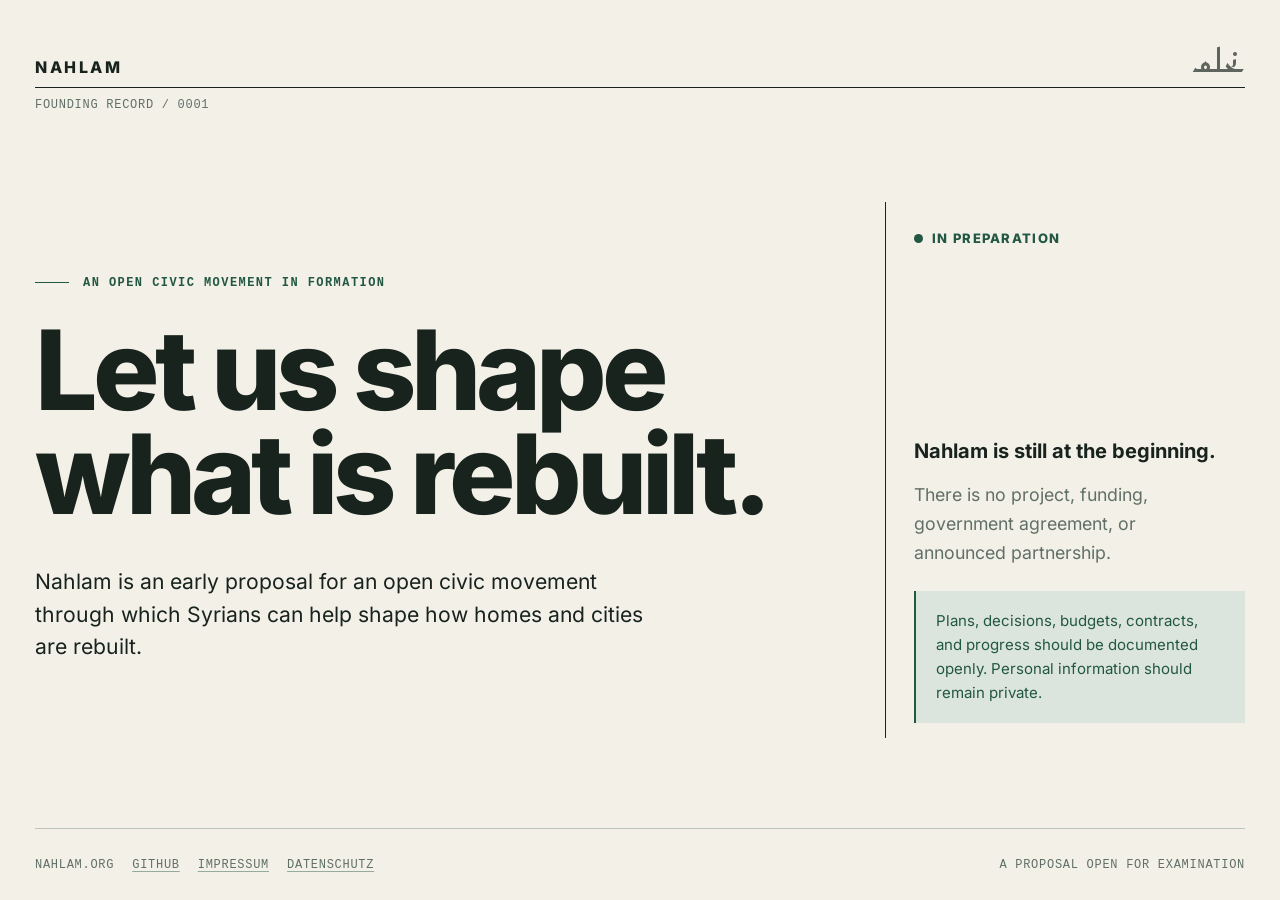
<file: site/index.html>
<!doctype html>
<html lang="en" dir="ltr">
<head>
  <meta charset="utf-8">
  <meta name="viewport" content="width=device-width, initial-scale=1">
  <meta name="theme-color" content="#f3f0e8">
  <meta name="description" content="Nahlam is an early proposal for an open civic movement for community-led housing and urban development in Syria.">
  <title>Nahlam | An open civic movement in formation</title>

  <style>
    /* Fonts are served from this site only. No request is made to Google or to any
       other third party. Inter, Noto Naskh Arabic and Reem Kufi are licensed under
       the SIL Open Font License 1.1 - see fonts/LICENSE.md.
       Each face is a variable font carrying the full weight range, subset to the
       script it sets, so an English page never downloads the Arabic faces. */

    @font-face {
      font-family: "Inter";
      font-style: normal;
      font-weight: 400 800;
      font-display: swap;
      src: url("fonts/inter-latin-var.woff2") format("woff2");
      unicode-range: U+0000-00FF, U+0131, U+0152-0153, U+02BB-02BC, U+02C6, U+02DA, U+02DC, U+0304, U+0308, U+0329, U+2000-206F, U+20AC, U+2122, U+2191, U+2193, U+2212, U+2215, U+FEFF, U+FFFD;
    }

    @font-face {
      font-family: "Noto Naskh Arabic";
      font-style: normal;
      font-weight: 400 700;
      font-display: swap;
      src: url("fonts/noto-naskh-arabic-arabic-var.woff2") format("woff2");
      unicode-range: U+0600-06FF, U+0750-077F, U+0870-088E, U+0890-0891, U+0897-08E1, U+08E3-08FF, U+200C-200E, U+2010-2011, U+204F, U+2E41, U+FB50-FDFF, U+FE70-FE74, U+FE76-FEFC, U+102E0-102FB, U+10E60-10E7E, U+10EC2-10EC4, U+10EFC-10EFF, U+1EE00-1EE03, U+1EE05-1EE1F, U+1EE21-1EE22, U+1EE24, U+1EE27, U+1EE29-1EE32, U+1EE34-1EE37, U+1EE39, U+1EE3B, U+1EE42, U+1EE47, U+1EE49, U+1EE4B, U+1EE4D-1EE4F, U+1EE51-1EE52, U+1EE54, U+1EE57, U+1EE59, U+1EE5B, U+1EE5D, U+1EE5F, U+1EE61-1EE62, U+1EE64, U+1EE67-1EE6A, U+1EE6C-1EE72, U+1EE74-1EE77, U+1EE79-1EE7C, U+1EE7E, U+1EE80-1EE89, U+1EE8B-1EE9B, U+1EEA1-1EEA3, U+1EEA5-1EEA9, U+1EEAB-1EEBB, U+1EEF0-1EEF1;
    }

    @font-face {
      font-family: "Reem Kufi";
      font-style: normal;
      font-weight: 400;
      font-display: swap;
      src: url("fonts/reem-kufi-arabic-var.woff2") format("woff2");
      unicode-range: U+0600-06FF, U+0750-077F, U+0870-088E, U+0890-0891, U+0897-08E1, U+08E3-08FF, U+200C-200E, U+2010-2011, U+204F, U+2E41, U+FB50-FDFF, U+FE70-FE74, U+FE76-FEFC, U+102E0-102FB, U+10E60-10E7E, U+10EC2-10EC4, U+10EFC-10EFF, U+1EE00-1EE03, U+1EE05-1EE1F, U+1EE21-1EE22, U+1EE24, U+1EE27, U+1EE29-1EE32, U+1EE34-1EE37, U+1EE39, U+1EE3B, U+1EE42, U+1EE47, U+1EE49, U+1EE4B, U+1EE4D-1EE4F, U+1EE51-1EE52, U+1EE54, U+1EE57, U+1EE59, U+1EE5B, U+1EE5D, U+1EE5F, U+1EE61-1EE62, U+1EE64, U+1EE67-1EE6A, U+1EE6C-1EE72, U+1EE74-1EE77, U+1EE79-1EE7C, U+1EE7E, U+1EE80-1EE89, U+1EE8B-1EE9B, U+1EEA1-1EEA3, U+1EEA5-1EEA9, U+1EEAB-1EEBB, U+1EEF0-1EEF1;
    }

    :root {
      --paper: #f3f0e8;
      --ink: #18231e;
      --muted: #617067;
      --line: #bdc4bb;
      --green: #225742;
      --green-soft: #dbe5dd;
      --font-latin: "Inter", Arial, Helvetica, sans-serif;
      --font-arabic: "Noto Naskh Arabic", serif;
      --font-arabic-logo: "Reem Kufi", sans-serif;
      --font-mono: "Courier New", Courier, monospace;
      --type-caption: 0.75rem;
      --type-label: 0.8125rem;
      --type-body: clamp(1rem, 0.96rem + 0.18vw, 1.125rem);
      --type-lead: clamp(1.125rem, 1.05rem + 0.34vw, 1.375rem);
      --type-subhead: clamp(1.125rem, 1.08rem + 0.22vw, 1.25rem);
      --type-display: clamp(3.5rem, 2.16rem + 5.95vw, 8rem);
      --type-wordmark: 1rem;
    }

    * { box-sizing: border-box; }

    html {
      background: var(--paper);
      scrollbar-gutter: stable both-edges;
    }

    body {
      margin: 0;
      min-height: 100vh;
      color: var(--ink);
      background: var(--paper);
      font-family: var(--font-latin);
      -webkit-font-smoothing: antialiased;
      text-rendering: optimizeLegibility;
    }

    html[lang="ar"] body {
      font-family: var(--font-arabic);
      font-synthesis: none;
    }

    button, a { font: inherit; }

    ::selection {
      color: var(--green);
      background: var(--green-soft);
    }

    .page {
      width: min(calc(100% - 40px), 1240px);
      min-height: 100vh;
      margin-inline: auto;
      display: grid;
      grid-template-rows: auto auto 1fr auto;
    }

    /* Brand placement is physical and identical in both languages. */
    header {
      min-height: 88px;
      display: flex;
      align-items: flex-end;
      justify-content: space-between;
      gap: 24px;
      padding-block-end: 10px;
      border-block-end: 1px solid var(--ink);
      direction: ltr;
    }

    .identity {
      display: flex;
      align-items: baseline;
      gap: 14px;
    }

    .language-mark {
      color: var(--ink);
      background: transparent;
      border: 0;
      padding: 0;
      cursor: pointer;
      opacity: 0.68;
      text-decoration: none;
      transition: opacity 140ms ease;
    }

    .language-mark:hover,
    .language-mark[aria-current="page"] { opacity: 1; }

    .wordmark-latin {
      display: inline-flex;
      align-items: baseline;
      gap: 12px;
      font-family: var(--font-latin);
      font-size: var(--type-wordmark);
      font-weight: 800;
      letter-spacing: 0.16em;
    }

    .wordmark-arabic {
      font-family: var(--font-arabic-logo);
      font-size: 2rem;
      font-weight: 400;
      line-height: 1;
    }

    .language-mark:focus-visible {
      outline: 2px solid var(--green);
      outline-offset: 4px;
    }

    .record-row {
      display: flex;
      padding-block-start: 10px;
    }

    .record-no {
      color: var(--muted);
      font-family: var(--font-mono);
      font-size: var(--type-caption);
      letter-spacing: 0.06em;
      text-transform: uppercase;
    }

    html[lang="ar"] .record-no {
      font-family: var(--font-arabic);
      letter-spacing: normal;
      text-transform: none;
    }

    main {
      display: grid;
      grid-template-columns: minmax(0, 1.35fr) minmax(280px, 0.65fr);
      gap: clamp(52px, 8vw, 128px);
      align-items: center;
      padding: clamp(64px, 10vh, 128px) 0;
    }

    .content { max-inline-size: 760px; }

    .eyebrow {
      display: flex;
      align-items: center;
      gap: 14px;
      margin: 0 0 28px;
      color: var(--green);
      font-family: var(--font-mono);
      font-size: var(--type-caption);
      font-weight: 700;
      letter-spacing: 0.12em;
      text-transform: uppercase;
    }

    .eyebrow::before {
      inline-size: 34px;
      block-size: 1px;
      flex: 0 0 auto;
      background: var(--green);
      content: "";
    }

    html[lang="ar"] .eyebrow {
      font-family: var(--font-arabic);
      letter-spacing: normal;
      line-height: 1.65;
      text-transform: none;
    }

    h1 {
      max-inline-size: 840px;
      margin: 0;
      font-size: var(--type-display);
      font-weight: 800;
      letter-spacing: -0.045em;
      line-height: 0.94;
      text-wrap: balance;
    }

    html[lang="ar"] h1 {
      font-weight: 700;
      letter-spacing: normal;
      line-height: 1.08;
    }

    .intro {
      max-inline-size: 640px;
      margin: 40px 0 0;
      font-size: var(--type-lead);
      line-height: 1.55;
      text-wrap: pretty;
    }

    html[lang="ar"] .intro { line-height: 1.7; }

    .status-card {
      align-self: stretch;
      min-block-size: 410px;
      display: flex;
      flex-direction: column;
      justify-content: space-between;
      padding-block-start: 28px;
      padding-inline-start: 28px;
      border-inline-start: 1px solid var(--ink);
    }

    .status-label {
      display: inline-flex;
      inline-size: fit-content;
      align-items: center;
      gap: 9px;
      margin: 0;
      color: var(--green);
      font-size: var(--type-label);
      font-weight: 800;
      letter-spacing: 0.1em;
      text-transform: uppercase;
    }

    .status-label::before {
      inline-size: 9px;
      block-size: 9px;
      flex: 0 0 auto;
      border-radius: 50%;
      background: var(--green);
      content: "";
    }

    html[lang="ar"] .status-label {
      letter-spacing: normal;
      line-height: 1.65;
      text-transform: none;
    }

    .status-copy {
      margin: 0;
      color: var(--muted);
      font-size: var(--type-body);
      line-height: 1.65;
      text-wrap: pretty;
    }

    .status-copy strong {
      display: block;
      margin-block-end: 12px;
      color: var(--ink);
      font-size: var(--type-subhead);
      font-weight: 700;
    }

    html[lang="ar"] .status-copy { line-height: 1.75; }

    .principle {
      margin-block-start: 24px;
      padding: 18px 20px;
      color: var(--green);
      background: var(--green-soft);
      border-inline-start: 2px solid var(--green);
      font-size: 0.9375rem;
      line-height: 1.6;
    }

    html[lang="ar"] .principle { line-height: 1.75; }

    /* Footer placement remains physical, as requested: links left, phrase right. */
    footer {
      min-height: 72px;
      display: flex;
      flex-wrap: wrap;
      align-items: center;
      justify-content: space-between;
      gap: 12px 24px;
      border-block-start: 1px solid var(--line);
      color: var(--muted);
      direction: ltr;
    }

    .footer-addresses,
    .footer-statement {
      font-family: var(--font-mono);
      font-size: var(--type-caption);
      letter-spacing: 0.06em;
      line-height: 1.5;
      text-transform: uppercase;
    }

    .footer-addresses {
      display: flex;
      align-items: center;
      gap: 18px;
    }

    .footer-addresses a {
      color: inherit;
      text-decoration-color: rgba(34, 87, 66, 0.45);
      text-underline-offset: 3px;
    }

    .footer-statement { text-align: end; }

    html[lang="ar"] .footer-statement {
      font-family: var(--font-arabic);
      letter-spacing: normal;
      direction: rtl;
      text-transform: none;
    }

    @media (max-width: 800px) {
      .page { width: min(calc(100% - 28px), 680px); }
      header { min-height: 76px; }
      .record-row { display: none; }

      main {
        grid-template-columns: 1fr;
        gap: 54px;
        align-items: start;
        padding: 64px 0 56px;
      }

      h1 { font-size: clamp(3.5rem, 13vw, 5rem); }
      .intro { margin-block-start: 32px; }

      .status-card {
        min-block-size: 0;
        gap: 48px;
        padding-block-start: 24px;
        padding-inline-start: 0;
        border-inline-start: 0;
        border-block-start: 1px solid var(--ink);
      }

      footer {
        min-height: 86px;
        align-items: flex-start;
        flex-direction: column;
        justify-content: center;
        gap: 6px;
      }
    }

    @media (prefers-reduced-motion: reduce) {
      *, *::before, *::after {
        animation-duration: 0.01ms !important;
        animation-iteration-count: 1 !important;
        transition-duration: 0.01ms !important;
      }
    }
  </style>
</head>
<body>
  <div class="page">
    <header aria-label="Nahlam language navigation">
      <div class="identity">
        <button class="language-mark wordmark-latin" type="button" data-language="en" aria-label="Show the English version" aria-current="page">NAHLAM</button>
      </div>
      <button class="language-mark wordmark-arabic" type="button" data-language="ar" lang="ar" dir="rtl" aria-label="عرض النسخة العربية" aria-current="false">نحلم</button>
    </header>

    <div class="record-row"><span class="record-no" data-copy="record">Founding record / 0001</span></div>

    <main>
      <section class="content">
        <p class="eyebrow" data-copy="eyebrow">An open civic movement in formation</p>
        <h1 data-copy="title">Let us shape what is rebuilt.</h1>
        <p class="intro" data-copy="intro">Nahlam is an early proposal for an open civic movement through which Syrians can help shape how homes and cities are rebuilt.</p>
      </section>

      <aside class="status-card">
        <p class="status-label" data-copy="statusLabel">In preparation</p>
        <div>
          <p class="status-copy"><strong data-copy="statusHeading">Nahlam is still at the beginning.</strong><span data-copy="statusBody">There is no project, funding, government agreement, or announced partnership.</span></p>
          <p class="principle" data-copy="principle">Plans, decisions, budgets, contracts, and progress should be documented openly. Personal information should remain private.</p>
        </div>
      </aside>
    </main>

    <footer>
      <span class="footer-addresses"><span>nahlam.org</span><a href="https://github.com/nahlam-org" target="_blank" rel="noreferrer">GitHub</a><a href="impressum.html">Impressum</a><a href="datenschutz.html">Datenschutz</a></span>
      <span class="footer-statement" data-copy="footer">A proposal open for examination</span>
    </footer>
  </div>

  <script>
    const copy = {
      en: {
        pageTitle: 'Nahlam | An open civic movement in formation',
        navigationLabel: 'Nahlam language navigation',
        record: 'Founding record / 0001',
        eyebrow: 'An open civic movement in formation',
        title: 'Let us shape what is rebuilt.',
        intro: 'Nahlam is an early proposal for an open civic movement through which Syrians can help shape how homes and cities are rebuilt.',
        statusLabel: 'In preparation',
        statusHeading: 'Nahlam is still at the beginning.',
        statusBody: 'There is no project, funding, government agreement, or announced partnership.',
        principle: 'Plans, decisions, budgets, contracts, and progress should be documented openly. Personal information should remain private.',
        footer: 'A proposal open for examination'
      },
      ar: {
        pageTitle: 'نحلم | حركة مدنية مفتوحة المصدر، قيد التأسيس',
        navigationLabel: 'التنقل بين نسختي نحلم العربية والإنجليزية',
        record: 'السجل التأسيسي / 0001',
        eyebrow: 'حركة مدنية مفتوحة المصدر، قيد التأسيس',
        title: 'لنرسم معًا ملامح ما سيُعاد بناؤه.',
        intro: '«نحلم» فكرة في طور التأسيس لحركة مدنية مفتوحة المصدر، تتيح للسوريين أن يكون لهم دور في رسم ملامح إعادة بناء بيوتهم ومدنهم.',
        statusLabel: 'قيد الإعداد',
        statusHeading: 'ما زالت «نحلم» في خطوتها الأولى.',
        statusBody: 'لا يوجد حتى الآن مشروع أو تمويل أو اتفاق حكومي أو شراكة معلنة.',
        principle: 'يجب أن تكون الخطط والقرارات والميزانيات والعقود ومراحل التقدم موثقة ومتاحة للجميع. أما المعلومات الشخصية فتبقى خاصة.',
        footer: 'مقترح مفتوح للنقاش والمراجعة'
      }
    };

    function setLanguage(language, updateHash = true) {
      const selected = copy[language] ? language : 'en';
      const root = document.documentElement;
      root.lang = selected;
      root.dir = selected === 'ar' ? 'rtl' : 'ltr';
      document.title = copy[selected].pageTitle;
      document.querySelector('header').setAttribute('aria-label', copy[selected].navigationLabel);

      document.querySelectorAll('[data-copy]').forEach(element => {
        element.textContent = copy[selected][element.dataset.copy];
      });

      document.querySelectorAll('[data-language]').forEach(button => {
        const active = button.dataset.language === selected;
        button.setAttribute('aria-current', active ? 'page' : 'false');
      });

      const expectedHash = `#${selected}`;
      if (updateHash || location.hash !== expectedHash) history.replaceState(null, '', expectedHash);
    }

    document.querySelectorAll('[data-language]').forEach(button => {
      button.addEventListener('click', () => setLanguage(button.dataset.language));
    });

    window.addEventListener('hashchange', () => setLanguage(location.hash.slice(1), false));
    setLanguage(location.hash.slice(1) || 'en', false);
  </script>
</body>
</html>
</file>
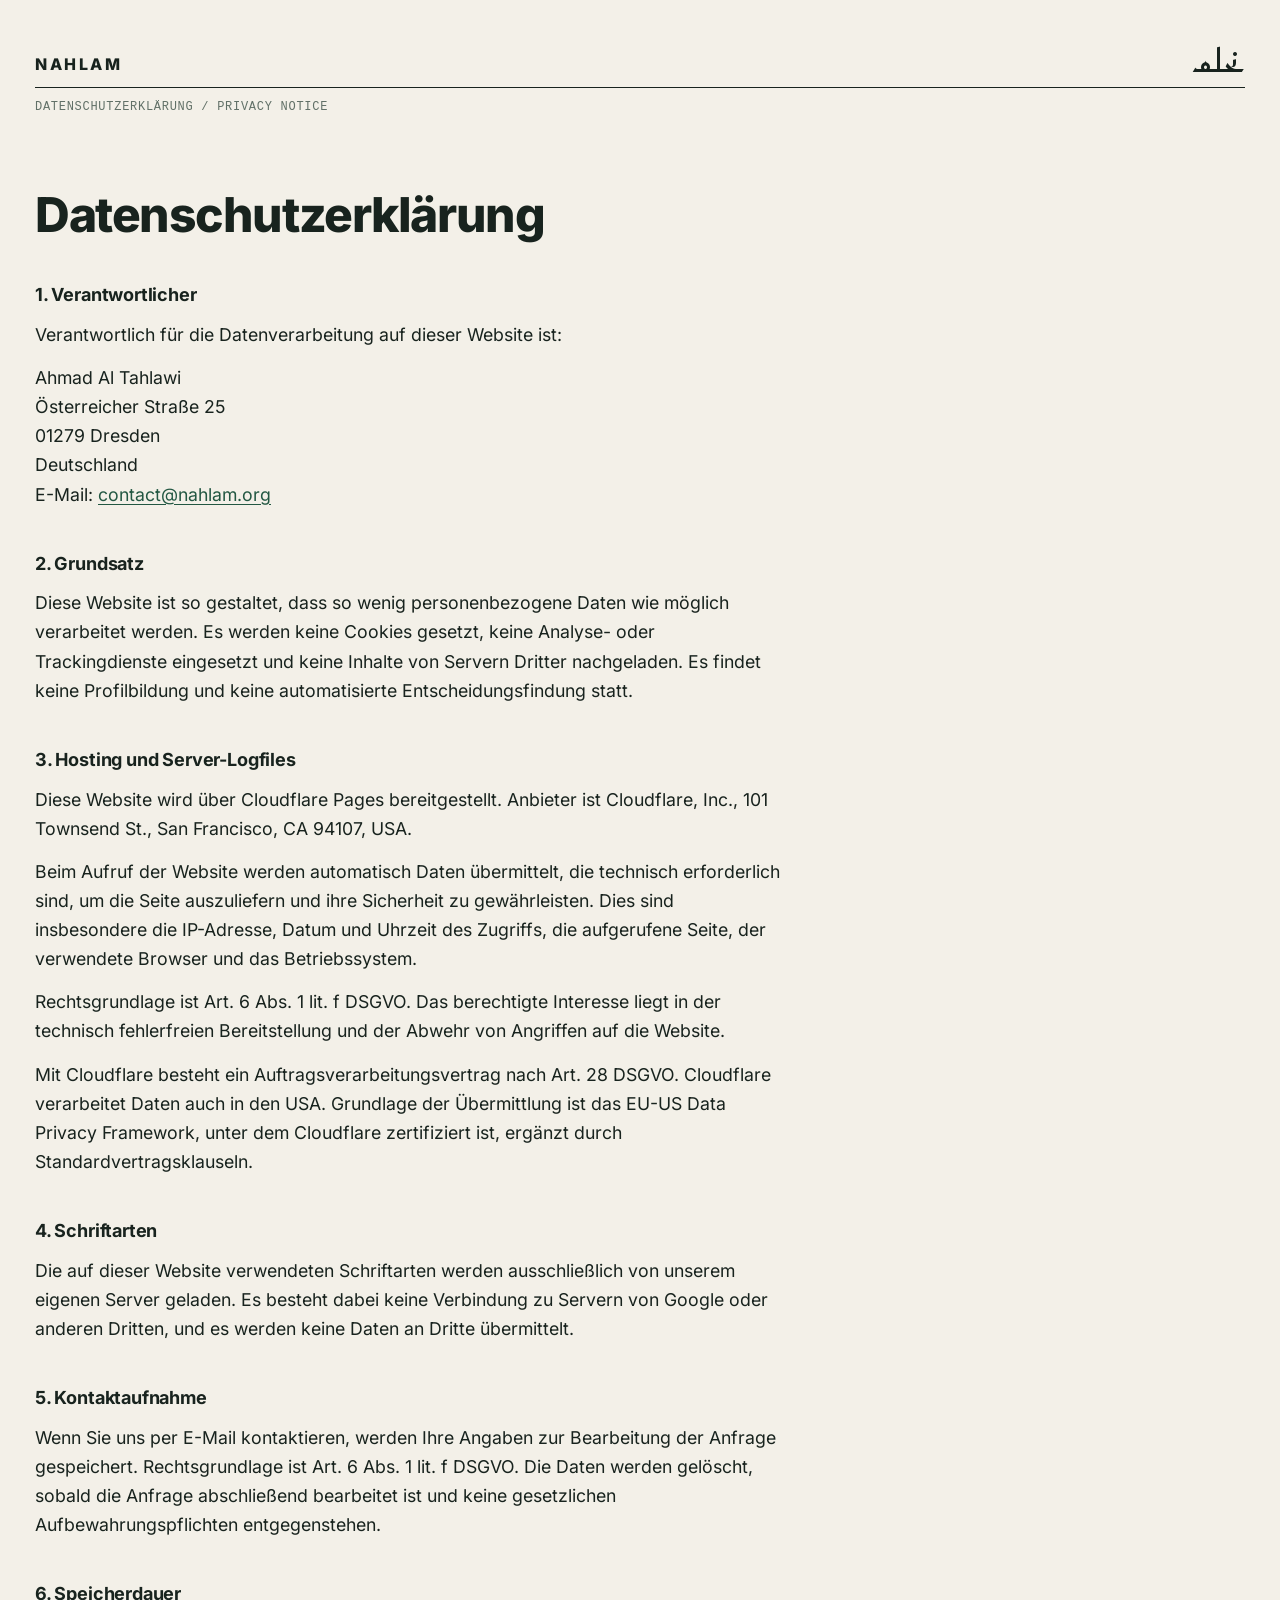
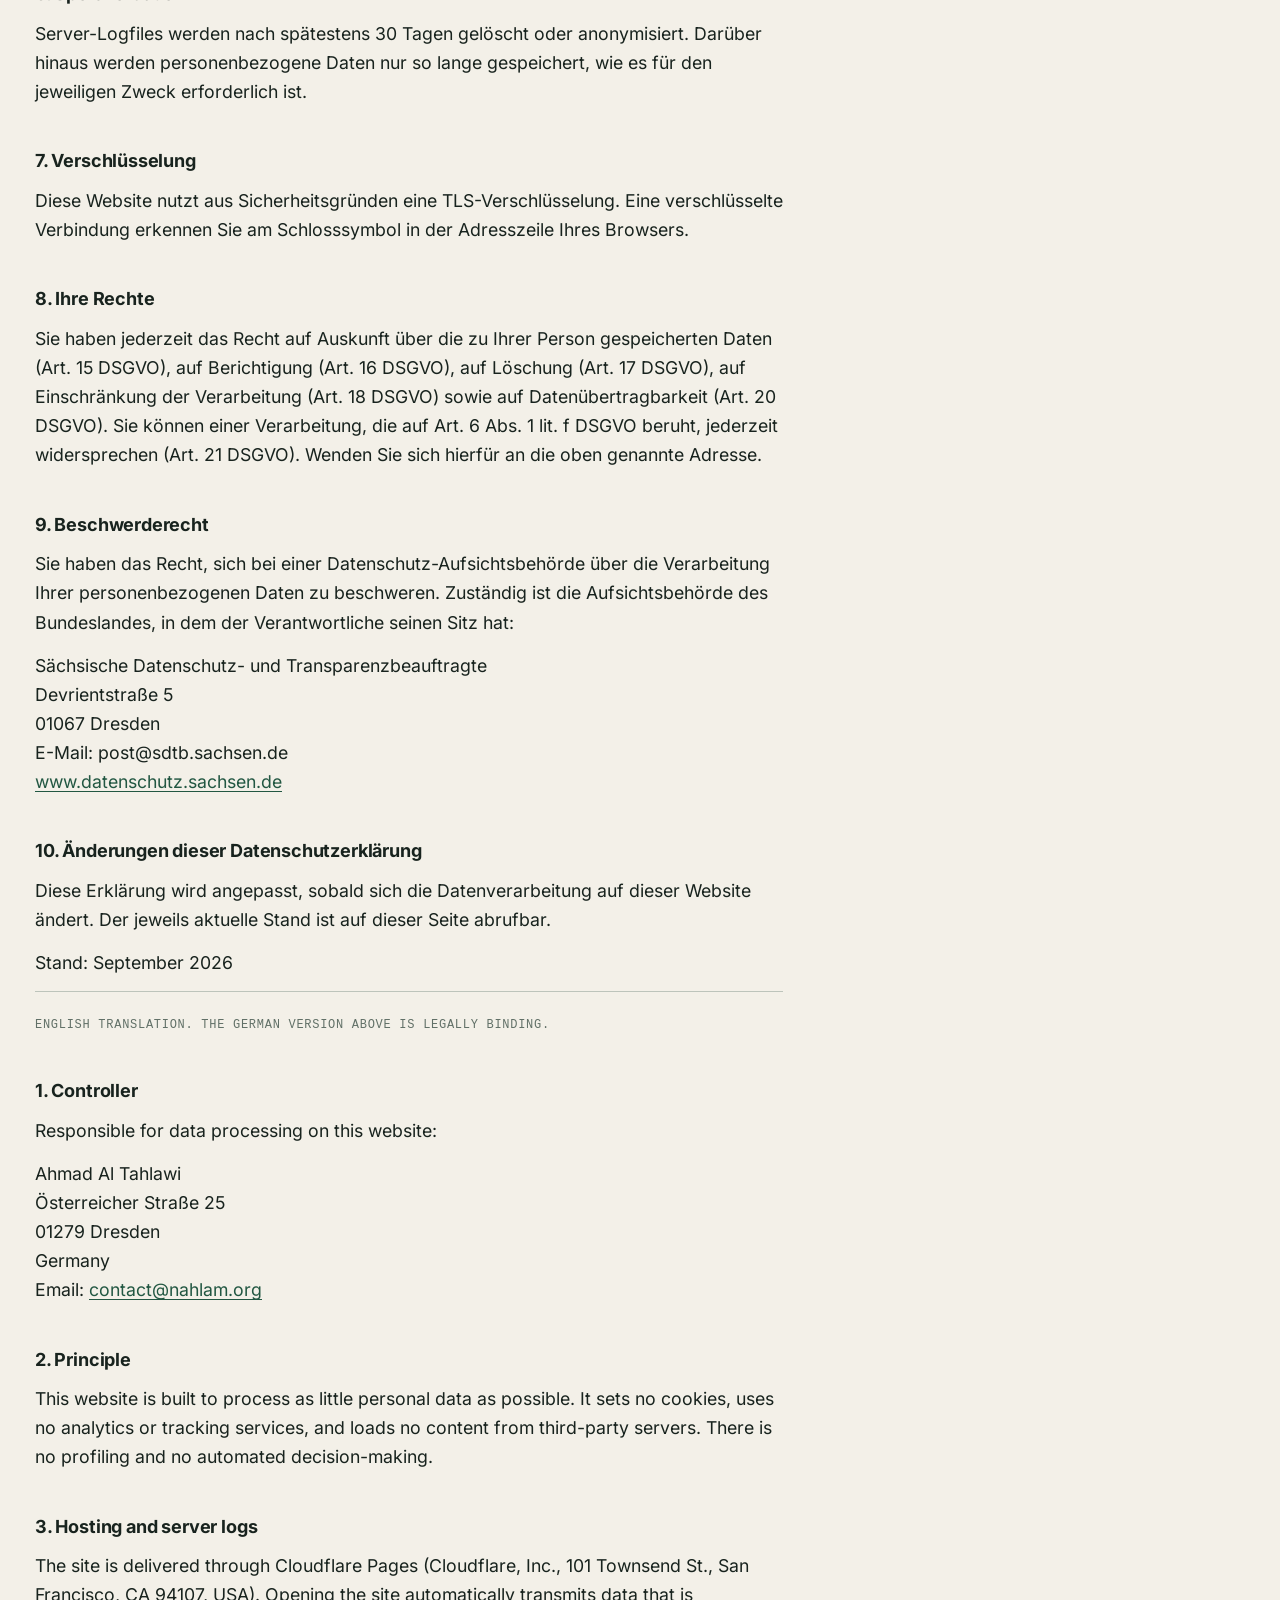
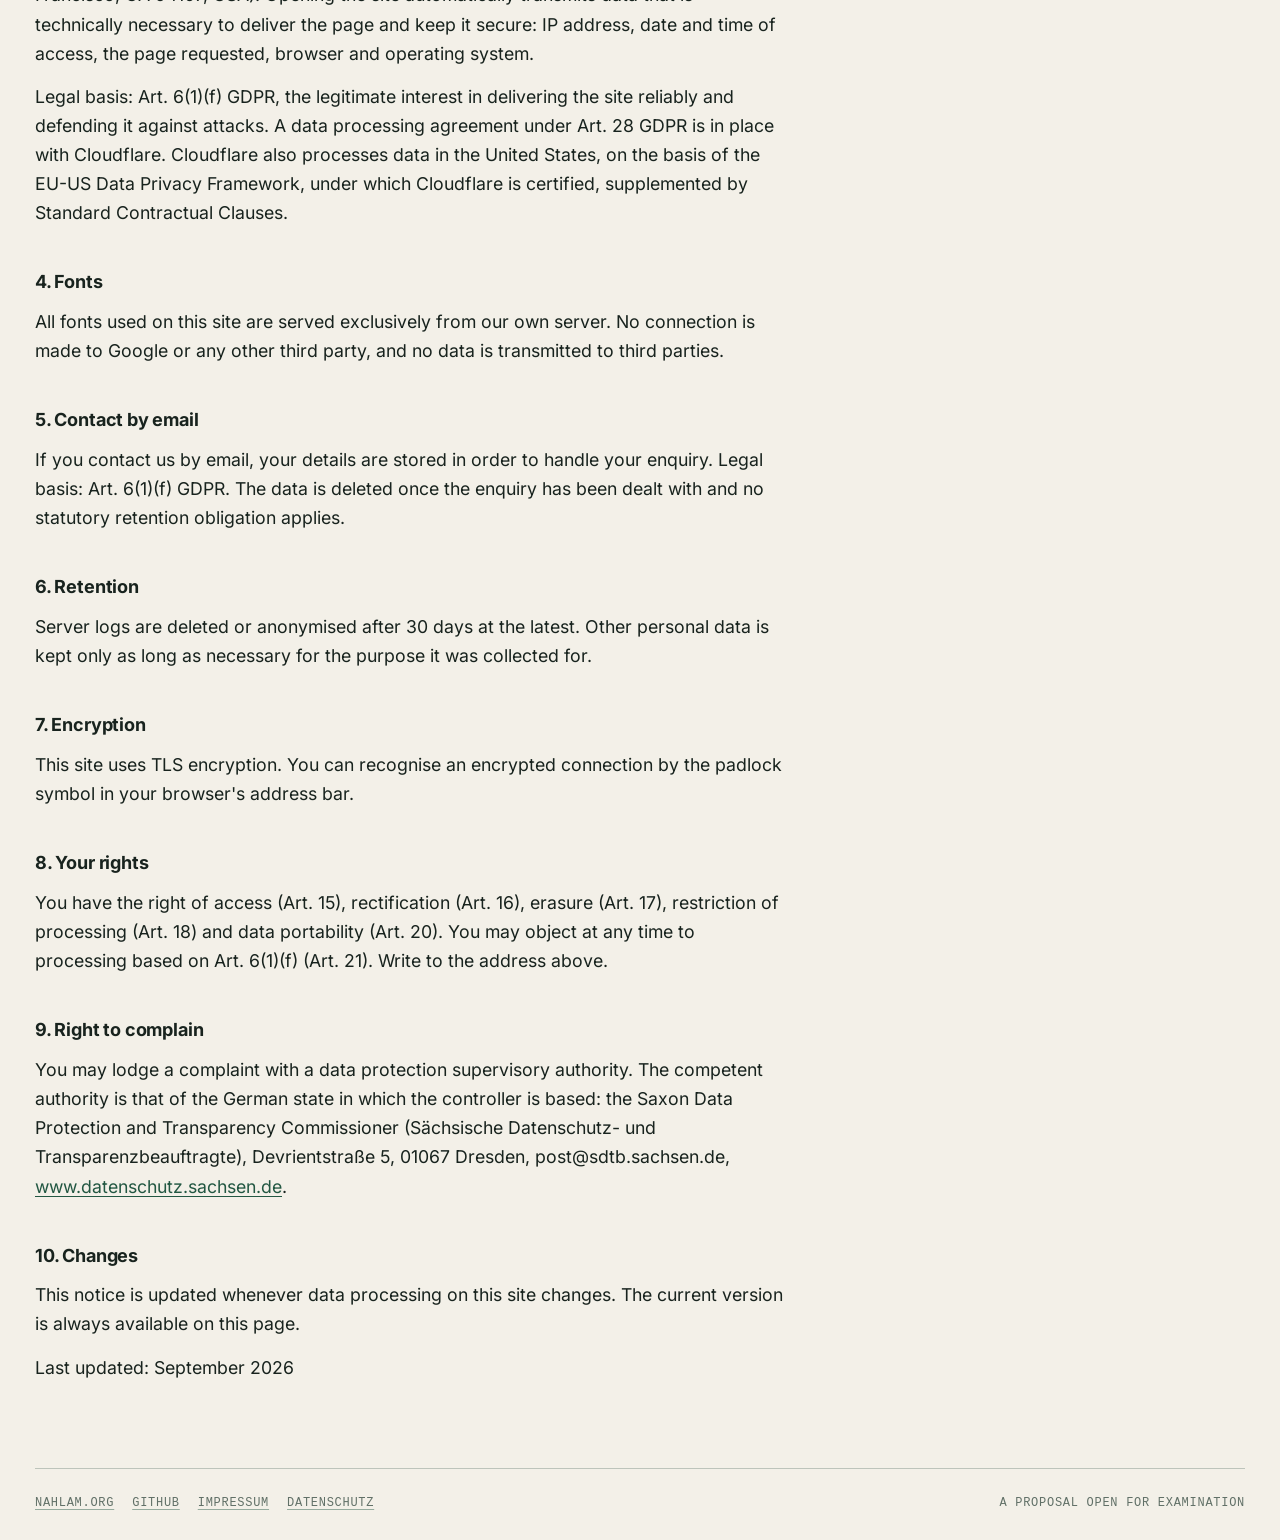
<file: site/datenschutz.html>
<!doctype html>
<html lang="de" dir="ltr">
<head>
  <meta charset="utf-8">
  <meta name="viewport" content="width=device-width, initial-scale=1">
  <meta name="theme-color" content="#f3f0e8">
  <meta name="robots" content="noindex">
  <title>Datenschutzerklärung | Nahlam</title>
  <link rel="stylesheet" href="legal.css">
</head>
<body>
  <div class="page">
    <header>
      <a class="wordmark-latin" href="index.html">NAHLAM</a>
      <a class="wordmark-arabic" href="index.html#ar" lang="ar" dir="rtl">نحلم</a>
    </header>

    <div class="record-row"><span class="record-no">Datenschutzerklärung / Privacy notice</span></div>

    <main>
      <article class="legal">
        <h1>Datenschutzerklärung</h1>

        <h2>1. Verantwortlicher</h2>
        <p>Verantwortlich für die Datenverarbeitung auf dieser Website ist:</p>
        <address>
          Ahmad Al Tahlawi<br>
          Österreicher Straße 25<br>
          01279 Dresden<br>
          Deutschland<br>
          E-Mail: <a href="mailto:contact@nahlam.org">contact@nahlam.org</a>
        </address>

        <h2>2. Grundsatz</h2>
        <p>Diese Website ist so gestaltet, dass so wenig personenbezogene Daten wie möglich verarbeitet werden. Es werden keine Cookies gesetzt, keine Analyse- oder Trackingdienste eingesetzt und keine Inhalte von Servern Dritter nachgeladen. Es findet keine Profilbildung und keine automatisierte Entscheidungsfindung statt.</p>

        <h2>3. Hosting und Server-Logfiles</h2>
        <p>Diese Website wird über Cloudflare Pages bereitgestellt. Anbieter ist Cloudflare, Inc., 101 Townsend St., San Francisco, CA 94107, USA.</p>
        <p>Beim Aufruf der Website werden automatisch Daten übermittelt, die technisch erforderlich sind, um die Seite auszuliefern und ihre Sicherheit zu gewährleisten. Dies sind insbesondere die IP-Adresse, Datum und Uhrzeit des Zugriffs, die aufgerufene Seite, der verwendete Browser und das Betriebssystem.</p>
        <p>Rechtsgrundlage ist Art. 6 Abs. 1 lit. f DSGVO. Das berechtigte Interesse liegt in der technisch fehlerfreien Bereitstellung und der Abwehr von Angriffen auf die Website.</p>
        <p>Mit Cloudflare besteht ein Auftragsverarbeitungsvertrag nach Art. 28 DSGVO. Cloudflare verarbeitet Daten auch in den USA. Grundlage der Übermittlung ist das EU-US Data Privacy Framework, unter dem Cloudflare zertifiziert ist, ergänzt durch Standardvertragsklauseln.</p>

        <h2>4. Schriftarten</h2>
        <p>Die auf dieser Website verwendeten Schriftarten werden ausschließlich von unserem eigenen Server geladen. Es besteht dabei keine Verbindung zu Servern von Google oder anderen Dritten, und es werden keine Daten an Dritte übermittelt.</p>

        <h2>5. Kontaktaufnahme</h2>
        <p>Wenn Sie uns per E-Mail kontaktieren, werden Ihre Angaben zur Bearbeitung der Anfrage gespeichert. Rechtsgrundlage ist Art. 6 Abs. 1 lit. f DSGVO. Die Daten werden gelöscht, sobald die Anfrage abschließend bearbeitet ist und keine gesetzlichen Aufbewahrungspflichten entgegenstehen.</p>

        <h2>6. Speicherdauer</h2>
        <p>Server-Logfiles werden nach spätestens 30 Tagen gelöscht oder anonymisiert. Darüber hinaus werden personenbezogene Daten nur so lange gespeichert, wie es für den jeweiligen Zweck erforderlich ist.</p>

        <h2>7. Verschlüsselung</h2>
        <p>Diese Website nutzt aus Sicherheitsgründen eine TLS-Verschlüsselung. Eine verschlüsselte Verbindung erkennen Sie am Schlosssymbol in der Adresszeile Ihres Browsers.</p>

        <h2>8. Ihre Rechte</h2>
        <p>Sie haben jederzeit das Recht auf Auskunft über die zu Ihrer Person gespeicherten Daten (Art. 15 DSGVO), auf Berichtigung (Art. 16 DSGVO), auf Löschung (Art. 17 DSGVO), auf Einschränkung der Verarbeitung (Art. 18 DSGVO) sowie auf Datenübertragbarkeit (Art. 20 DSGVO). Sie können einer Verarbeitung, die auf Art. 6 Abs. 1 lit. f DSGVO beruht, jederzeit widersprechen (Art. 21 DSGVO). Wenden Sie sich hierfür an die oben genannte Adresse.</p>

        <h2>9. Beschwerderecht</h2>
        <p>Sie haben das Recht, sich bei einer Datenschutz-Aufsichtsbehörde über die Verarbeitung Ihrer personenbezogenen Daten zu beschweren. Zuständig ist die Aufsichtsbehörde des Bundeslandes, in dem der Verantwortliche seinen Sitz hat:</p>
        <address>
          Sächsische Datenschutz- und Transparenzbeauftragte<br>
          Devrientstraße 5<br>
          01067 Dresden<br>
          E-Mail: post@sdtb.sachsen.de<br>
          <a href="https://www.datenschutz.sachsen.de" rel="noreferrer">www.datenschutz.sachsen.de</a>
        </address>

        <h2>10. Änderungen dieser Datenschutzerklärung</h2>
        <p>Diese Erklärung wird angepasst, sobald sich die Datenverarbeitung auf dieser Website ändert. Der jeweils aktuelle Stand ist auf dieser Seite abrufbar.</p>
        <p>Stand: September 2026</p>

        <p class="language-note" lang="en">English translation. The German version above is legally binding.</p>

        <div lang="en">
          <h2>1. Controller</h2>
          <p>Responsible for data processing on this website:</p>
          <address>
            Ahmad Al Tahlawi<br>
            Österreicher Straße 25<br>
            01279 Dresden<br>
            Germany<br>
            Email: <a href="mailto:contact@nahlam.org">contact@nahlam.org</a>
          </address>

          <h2>2. Principle</h2>
          <p>This website is built to process as little personal data as possible. It sets no cookies, uses no analytics or tracking services, and loads no content from third-party servers. There is no profiling and no automated decision-making.</p>

          <h2>3. Hosting and server logs</h2>
          <p>The site is delivered through Cloudflare Pages (Cloudflare, Inc., 101 Townsend St., San Francisco, CA 94107, USA). Opening the site automatically transmits data that is technically necessary to deliver the page and keep it secure: IP address, date and time of access, the page requested, browser and operating system.</p>
          <p>Legal basis: Art. 6(1)(f) GDPR, the legitimate interest in delivering the site reliably and defending it against attacks. A data processing agreement under Art. 28 GDPR is in place with Cloudflare. Cloudflare also processes data in the United States, on the basis of the EU-US Data Privacy Framework, under which Cloudflare is certified, supplemented by Standard Contractual Clauses.</p>

          <h2>4. Fonts</h2>
          <p>All fonts used on this site are served exclusively from our own server. No connection is made to Google or any other third party, and no data is transmitted to third parties.</p>

          <h2>5. Contact by email</h2>
          <p>If you contact us by email, your details are stored in order to handle your enquiry. Legal basis: Art. 6(1)(f) GDPR. The data is deleted once the enquiry has been dealt with and no statutory retention obligation applies.</p>

          <h2>6. Retention</h2>
          <p>Server logs are deleted or anonymised after 30 days at the latest. Other personal data is kept only as long as necessary for the purpose it was collected for.</p>

          <h2>7. Encryption</h2>
          <p>This site uses TLS encryption. You can recognise an encrypted connection by the padlock symbol in your browser's address bar.</p>

          <h2>8. Your rights</h2>
          <p>You have the right of access (Art. 15), rectification (Art. 16), erasure (Art. 17), restriction of processing (Art. 18) and data portability (Art. 20). You may object at any time to processing based on Art. 6(1)(f) (Art. 21). Write to the address above.</p>

          <h2>9. Right to complain</h2>
          <p>You may lodge a complaint with a data protection supervisory authority. The competent authority is that of the German state in which the controller is based: the Saxon Data Protection and Transparency Commissioner (Sächsische Datenschutz- und Transparenzbeauftragte), Devrientstraße 5, 01067 Dresden, post@sdtb.sachsen.de, <a href="https://www.datenschutz.sachsen.de" rel="noreferrer">www.datenschutz.sachsen.de</a>.</p>

          <h2>10. Changes</h2>
          <p>This notice is updated whenever data processing on this site changes. The current version is always available on this page.</p>
          <p>Last updated: September 2026</p>
        </div>
      </article>
    </main>

    <footer>
      <span class="footer-addresses"><a href="index.html">nahlam.org</a><a href="https://github.com/nahlam-org" target="_blank" rel="noreferrer">GitHub</a><a href="impressum.html">Impressum</a><a href="datenschutz.html">Datenschutz</a></span>
      <span>A proposal open for examination</span>
    </footer>
  </div>
</body>
</html>
</file>
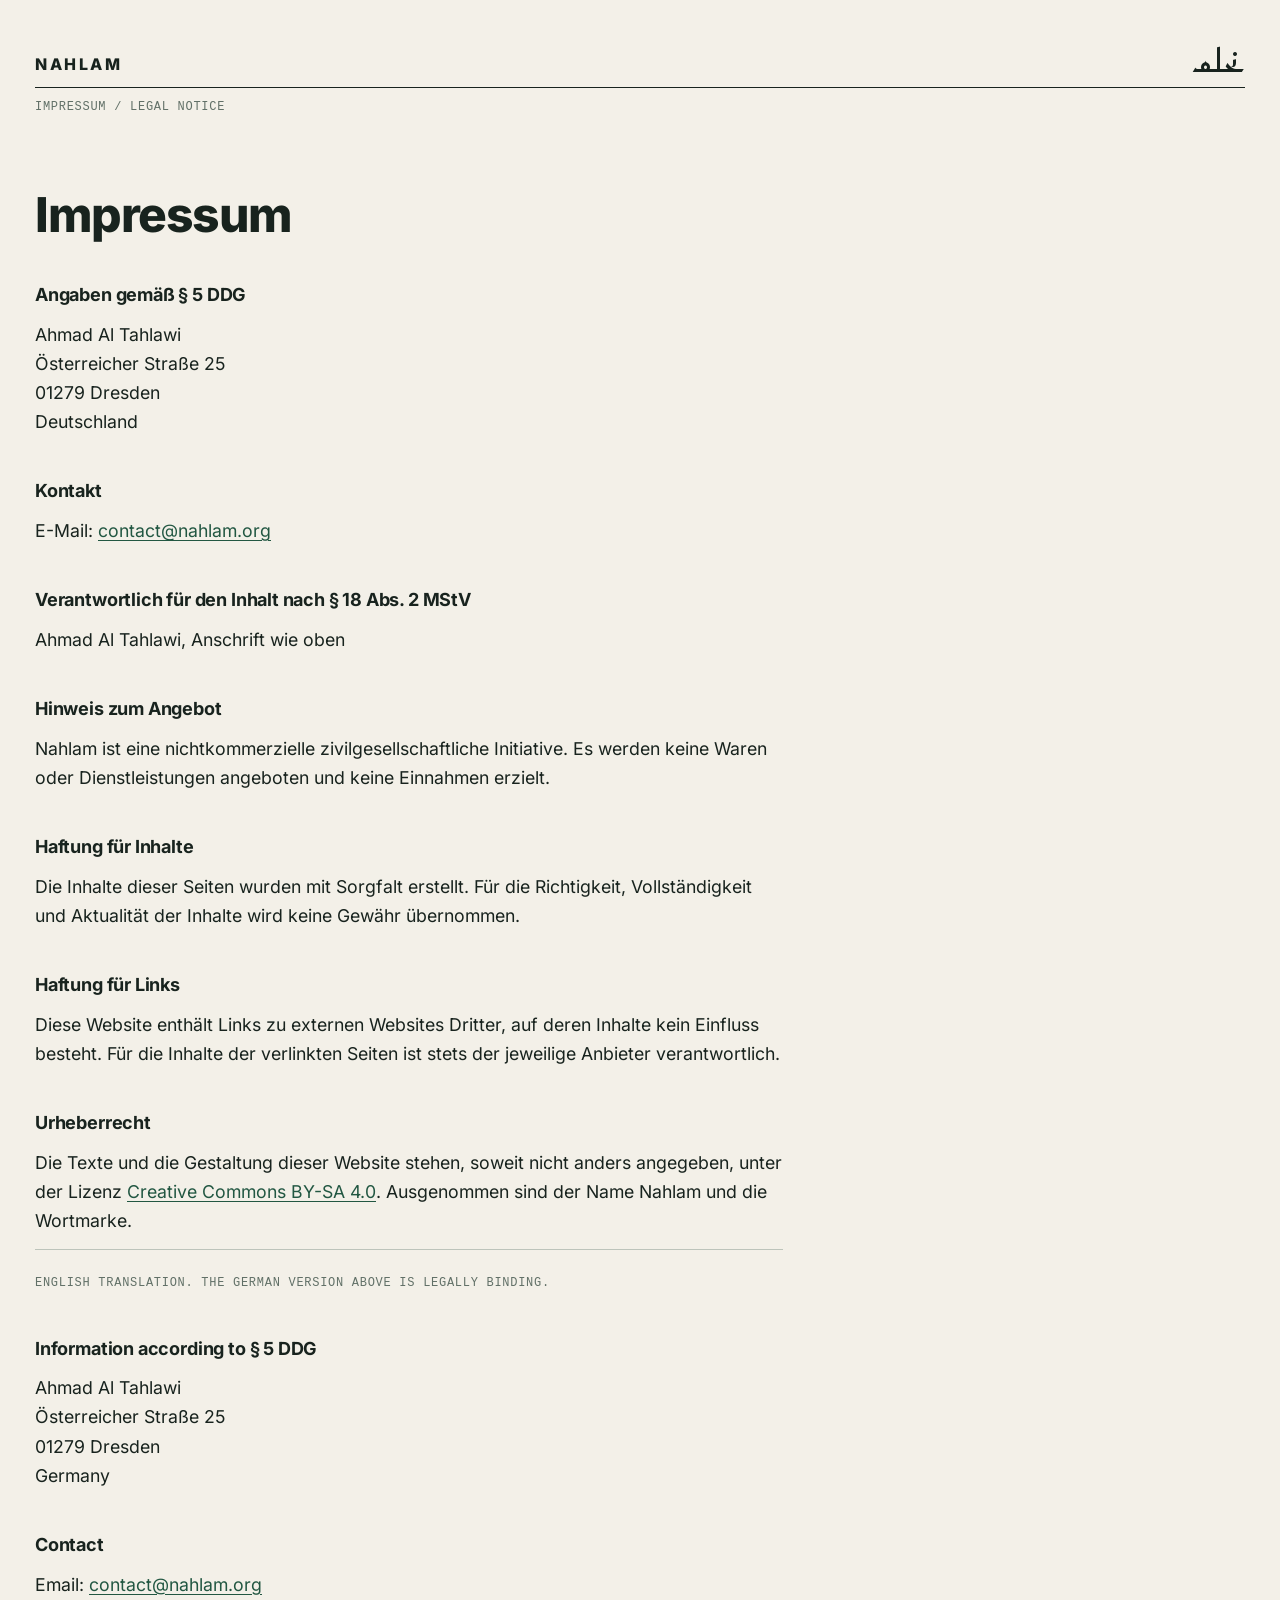
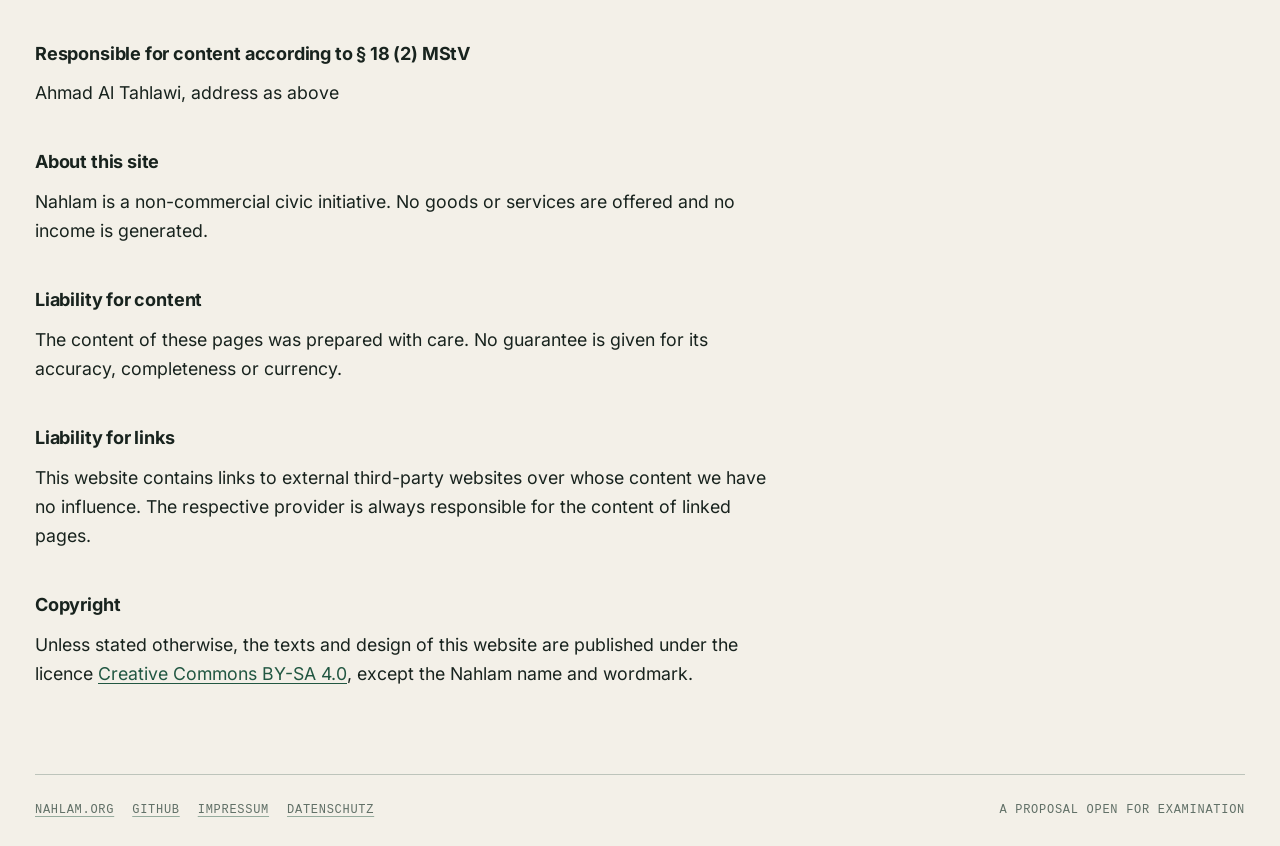
<file: site/impressum.html>
<!doctype html>
<html lang="de" dir="ltr">
<head>
  <meta charset="utf-8">
  <meta name="viewport" content="width=device-width, initial-scale=1">
  <meta name="theme-color" content="#f3f0e8">
  <meta name="robots" content="noindex">
  <title>Impressum | Nahlam</title>
  <link rel="stylesheet" href="legal.css">
</head>
<body>
  <div class="page">
    <header>
      <a class="wordmark-latin" href="index.html">NAHLAM</a>
      <a class="wordmark-arabic" href="index.html#ar" lang="ar" dir="rtl">نحلم</a>
    </header>

    <div class="record-row"><span class="record-no">Impressum / Legal notice</span></div>

    <main>
      <article class="legal">
        <h1>Impressum</h1>

        <h2>Angaben gemäß § 5 DDG</h2>
        <address>
          Ahmad Al Tahlawi<br>
          Österreicher Straße 25<br>
          01279 Dresden<br>
          Deutschland
        </address>

        <h2>Kontakt</h2>
        <p>E-Mail: <a href="mailto:contact@nahlam.org">contact@nahlam.org</a></p>

        <h2>Verantwortlich für den Inhalt nach § 18 Abs. 2 MStV</h2>
        <p>Ahmad Al Tahlawi, Anschrift wie oben</p>

        <h2>Hinweis zum Angebot</h2>
        <p>Nahlam ist eine nichtkommerzielle zivilgesellschaftliche Initiative. Es werden keine Waren oder Dienstleistungen angeboten und keine Einnahmen erzielt.</p>

        <h2>Haftung für Inhalte</h2>
        <p>Die Inhalte dieser Seiten wurden mit Sorgfalt erstellt. Für die Richtigkeit, Vollständigkeit und Aktualität der Inhalte wird keine Gewähr übernommen.</p>

        <h2>Haftung für Links</h2>
        <p>Diese Website enthält Links zu externen Websites Dritter, auf deren Inhalte kein Einfluss besteht. Für die Inhalte der verlinkten Seiten ist stets der jeweilige Anbieter verantwortlich.</p>

        <h2>Urheberrecht</h2>
        <p>Die Texte und die Gestaltung dieser Website stehen, soweit nicht anders angegeben, unter der Lizenz <a href="https://creativecommons.org/licenses/by-sa/4.0/deed.de" rel="noreferrer">Creative Commons BY-SA 4.0</a>. Ausgenommen sind der Name Nahlam und die Wortmarke.</p>

        <p class="language-note" lang="en">English translation. The German version above is legally binding.</p>

        <div lang="en">
          <h2>Information according to § 5 DDG</h2>
          <address>
            Ahmad Al Tahlawi<br>
            Österreicher Straße 25<br>
            01279 Dresden<br>
            Germany
          </address>

          <h2>Contact</h2>
          <p>Email: <a href="mailto:contact@nahlam.org">contact@nahlam.org</a></p>

          <h2>Responsible for content according to § 18 (2) MStV</h2>
          <p>Ahmad Al Tahlawi, address as above</p>

          <h2>About this site</h2>
          <p>Nahlam is a non-commercial civic initiative. No goods or services are offered and no income is generated.</p>

          <h2>Liability for content</h2>
          <p>The content of these pages was prepared with care. No guarantee is given for its accuracy, completeness or currency.</p>

          <h2>Liability for links</h2>
          <p>This website contains links to external third-party websites over whose content we have no influence. The respective provider is always responsible for the content of linked pages.</p>

          <h2>Copyright</h2>
          <p>Unless stated otherwise, the texts and design of this website are published under the licence <a href="https://creativecommons.org/licenses/by-sa/4.0/" rel="noreferrer">Creative Commons BY-SA 4.0</a>, except the Nahlam name and wordmark.</p>
        </div>
      </article>
    </main>

    <footer>
      <span class="footer-addresses"><a href="index.html">nahlam.org</a><a href="https://github.com/nahlam-org" target="_blank" rel="noreferrer">GitHub</a><a href="impressum.html">Impressum</a><a href="datenschutz.html">Datenschutz</a></span>
      <span>A proposal open for examination</span>
    </footer>
  </div>
</body>
</html>
</file>
<file: site/legal.css>
/* Shared stylesheet for the legal pages (Impressum, Datenschutz).
   Same tokens and fonts as index.html. Fonts are served from this site only. */

@font-face {
  font-family: "Inter";
  font-style: normal;
  font-weight: 400 800;
  font-display: swap;
  src: url("fonts/inter-latin-var.woff2") format("woff2");
  unicode-range: U+0000-00FF, U+0131, U+0152-0153, U+02BB-02BC, U+02C6, U+02DA, U+02DC, U+0304, U+0308, U+0329, U+2000-206F, U+20AC, U+2122, U+2191, U+2193, U+2212, U+2215, U+FEFF, U+FFFD;
}

@font-face {
  font-family: "Reem Kufi";
  font-style: normal;
  font-weight: 400;
  font-display: swap;
  src: url("fonts/reem-kufi-arabic-var.woff2") format("woff2");
  unicode-range: U+0600-06FF, U+0750-077F, U+FB50-FDFF, U+FE70-FEFC;
}

:root {
  --paper: #f3f0e8;
  --ink: #18231e;
  --muted: #617067;
  --line: #bdc4bb;
  --green: #225742;
  --green-soft: #dbe5dd;
  --font-latin: "Inter", Arial, Helvetica, sans-serif;
  --font-arabic-logo: "Reem Kufi", sans-serif;
  --font-mono: "Courier New", Courier, monospace;
  --type-caption: 0.75rem;
  --type-body: clamp(1rem, 0.96rem + 0.18vw, 1.125rem);
}

* { box-sizing: border-box; }

html { background: var(--paper); scrollbar-gutter: stable both-edges; }

body {
  margin: 0;
  min-height: 100vh;
  color: var(--ink);
  background: var(--paper);
  font-family: var(--font-latin);
  font-size: var(--type-body);
  line-height: 1.65;
  -webkit-font-smoothing: antialiased;
}

a { color: var(--green); text-underline-offset: 3px; text-decoration-thickness: 1px; }
a:focus-visible { outline: 2px solid var(--green); outline-offset: 3px; }

.page {
  width: min(calc(100% - 40px), 1240px);
  min-height: 100vh;
  margin-inline: auto;
  display: grid;
  grid-template-rows: auto auto 1fr auto;
}

header {
  min-height: 88px;
  display: flex;
  align-items: flex-end;
  justify-content: space-between;
  gap: 24px;
  padding-block-end: 10px;
  border-block-end: 1px solid var(--ink);
  direction: ltr;
}

.wordmark-latin {
  color: var(--ink);
  text-decoration: none;
  font-size: 1rem;
  font-weight: 800;
  letter-spacing: 0.16em;
}

.wordmark-arabic {
  color: var(--ink);
  text-decoration: none;
  font-family: var(--font-arabic-logo);
  font-size: 2rem;
  line-height: 1;
}

.record-row { display: flex; padding-block-start: 10px; }

.record-no {
  color: var(--muted);
  font-family: var(--font-mono);
  font-size: var(--type-caption);
  letter-spacing: 0.06em;
  text-transform: uppercase;
}

main { padding: clamp(48px, 8vh, 96px) 0; }

.legal { max-inline-size: 68ch; }

.legal h1 {
  margin: 0 0 32px;
  font-size: clamp(2rem, 1.5rem + 2vw, 3rem);
  font-weight: 800;
  letter-spacing: -0.03em;
  line-height: 1.05;
}

.legal h2 {
  margin: 40px 0 10px;
  font-size: 1.125rem;
  font-weight: 700;
  letter-spacing: -0.01em;
}

.legal p { margin: 0 0 14px; }
.legal address { font-style: normal; margin: 0 0 14px; }

.language-note {
  margin: 64px 0 24px;
  padding-block-start: 24px;
  border-block-start: 1px solid var(--line);
  color: var(--muted);
  font-family: var(--font-mono);
  font-size: var(--type-caption);
  letter-spacing: 0.06em;
  text-transform: uppercase;
}

/* Placeholders the founder still has to fill. Remove the class once filled. */
.todo {
  padding: 0 4px;
  color: var(--green);
  background: var(--green-soft);
  font-family: var(--font-mono);
  font-size: 0.9em;
}

footer {
  min-height: 72px;
  display: flex;
  flex-wrap: wrap;
  align-items: center;
  justify-content: space-between;
  gap: 12px 24px;
  border-block-start: 1px solid var(--line);
  color: var(--muted);
  font-family: var(--font-mono);
  font-size: var(--type-caption);
  letter-spacing: 0.06em;
  text-transform: uppercase;
  direction: ltr;
}

.footer-addresses { display: flex; align-items: center; gap: 18px; }
.footer-addresses a { color: inherit; text-decoration-color: rgba(34, 87, 66, 0.45); }

@media (max-width: 800px) {
  .page { width: min(calc(100% - 28px), 680px); }
  header { min-height: 76px; }
  main { padding: 40px 0 48px; }
  footer { flex-direction: column; align-items: flex-start; justify-content: center; gap: 6px; }
}
</file>
